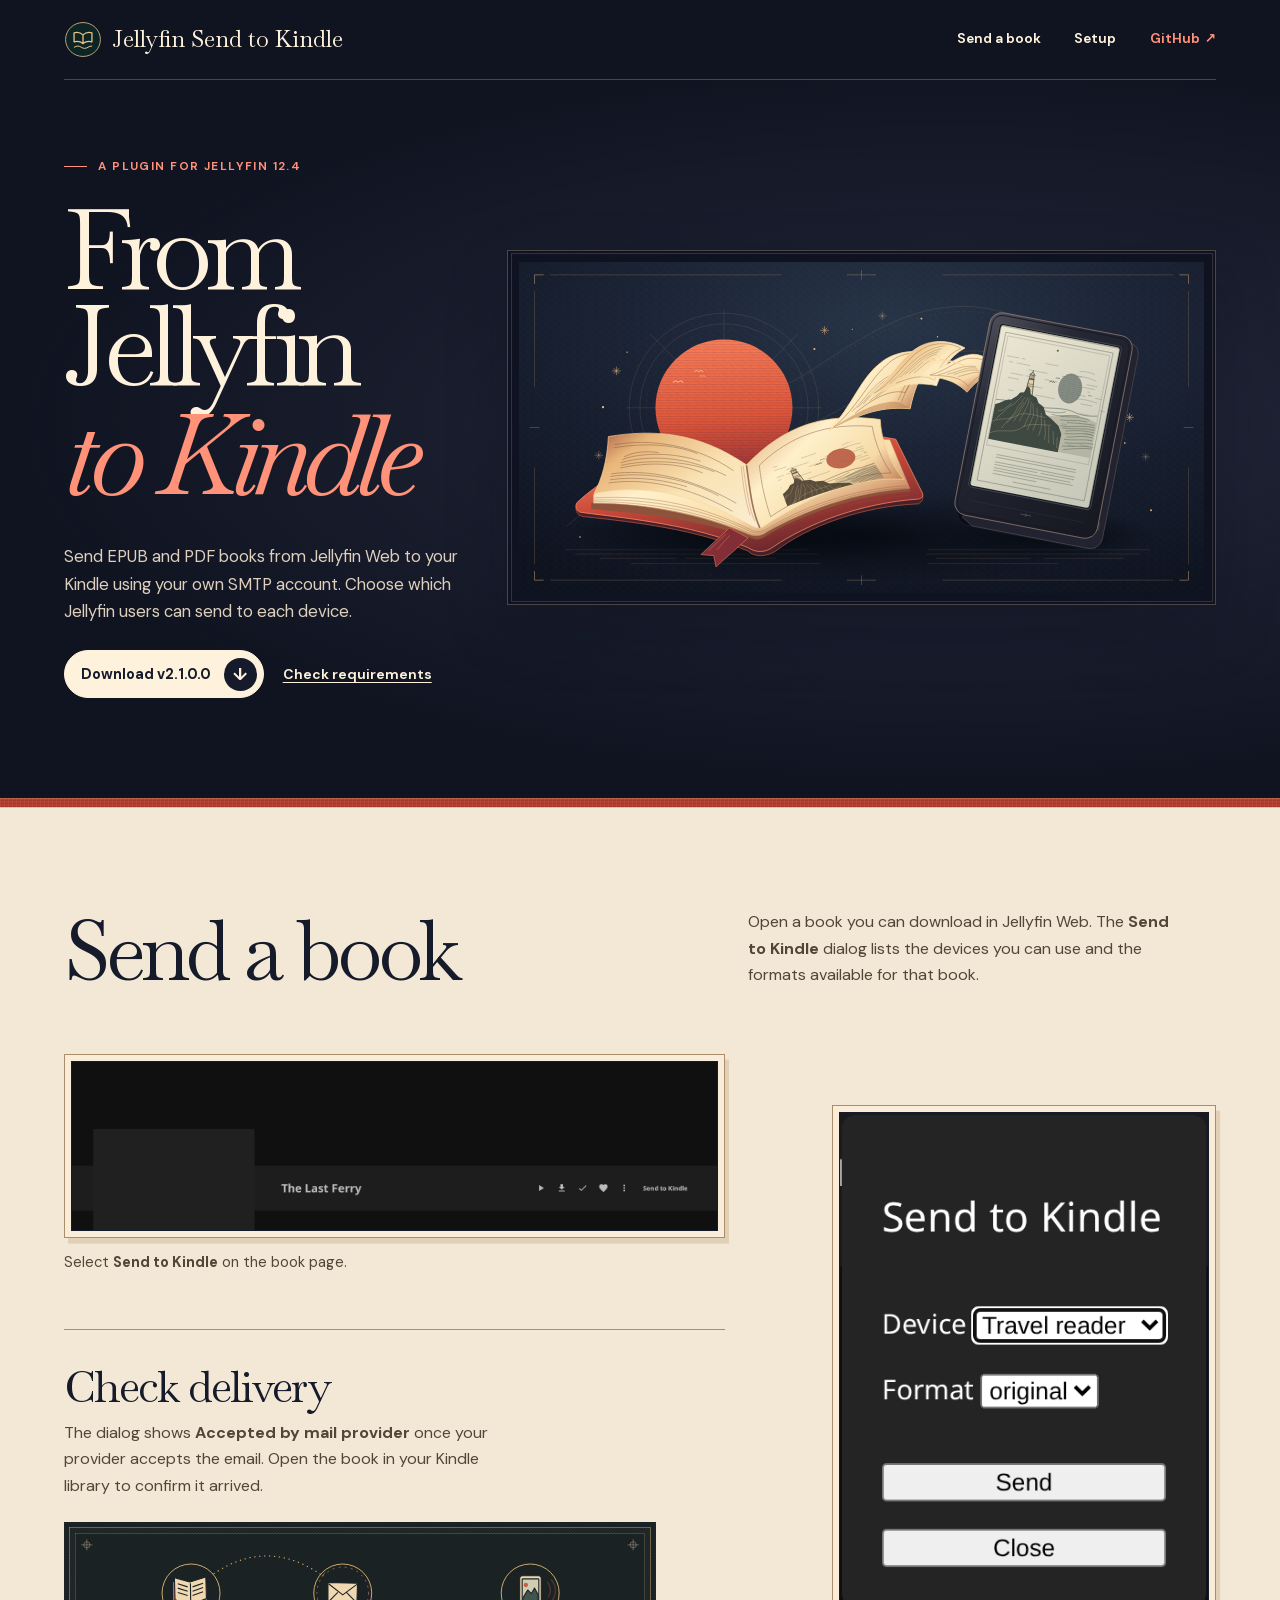
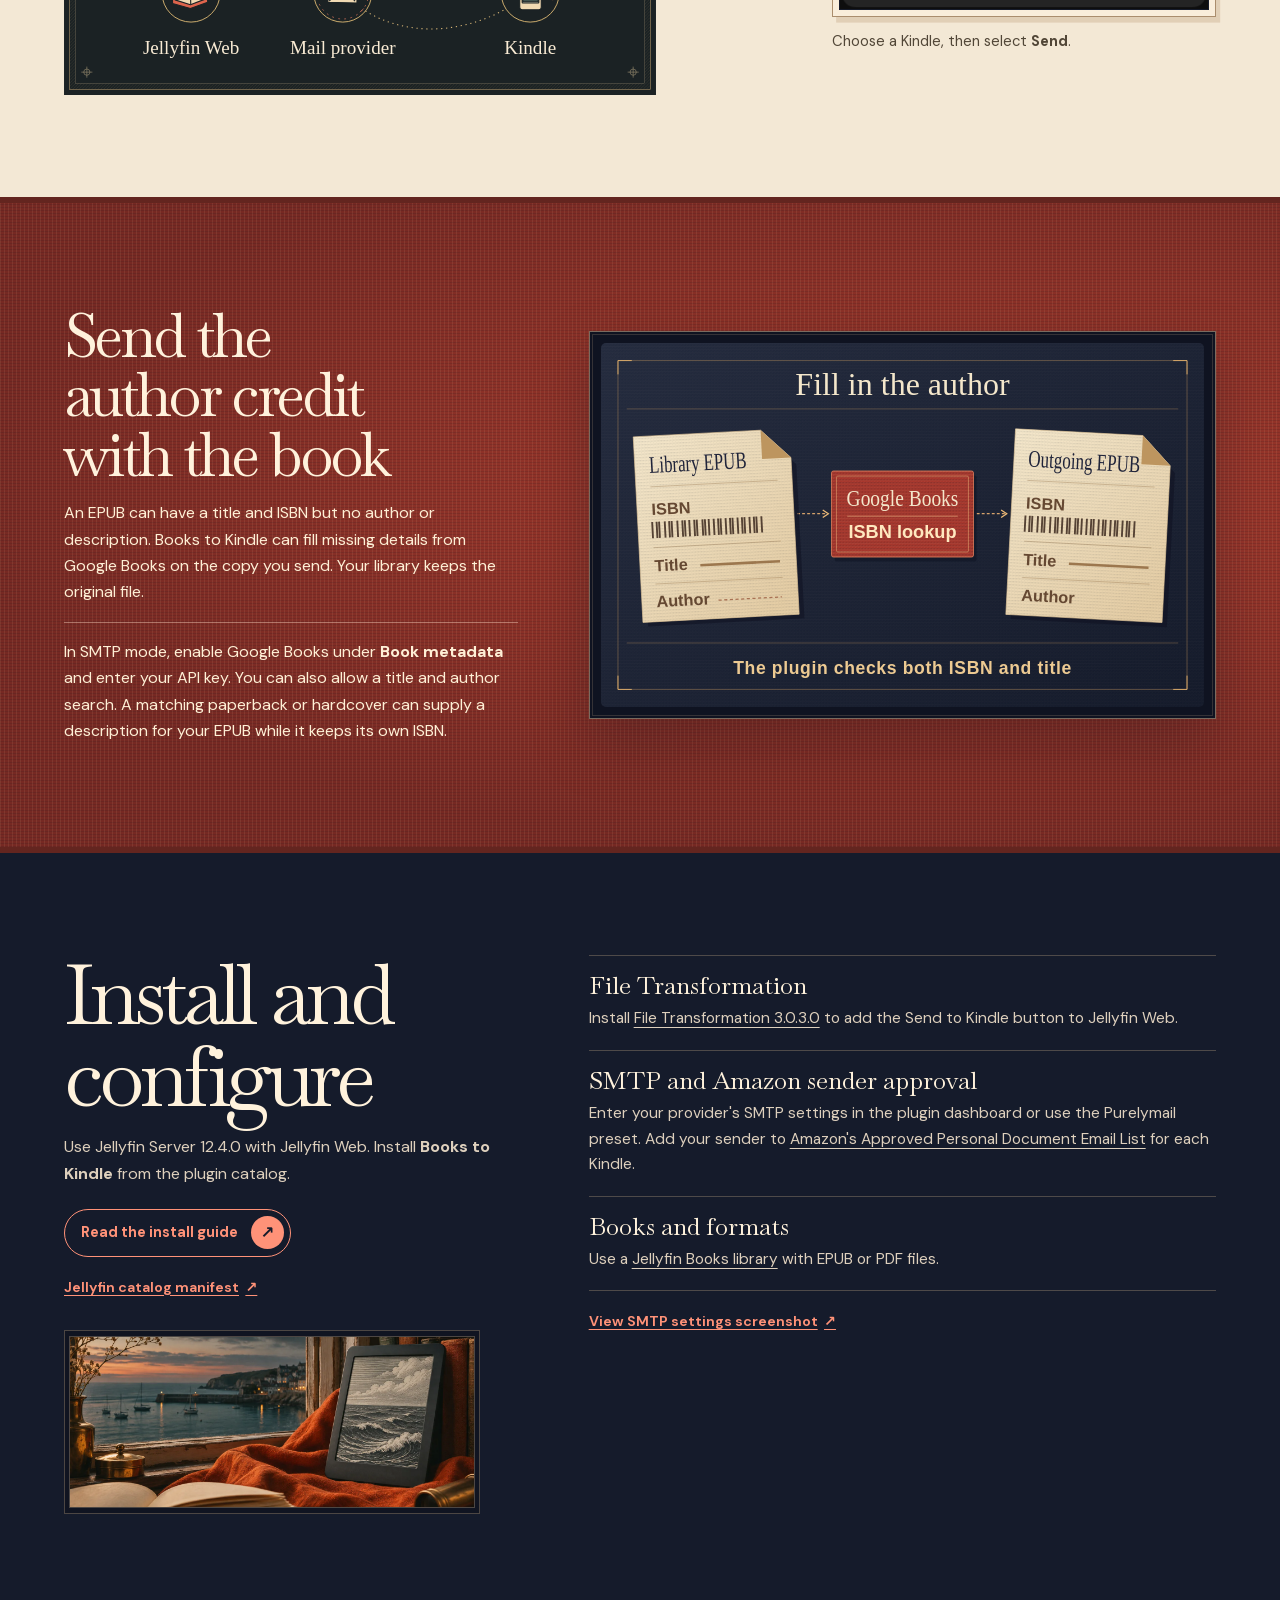
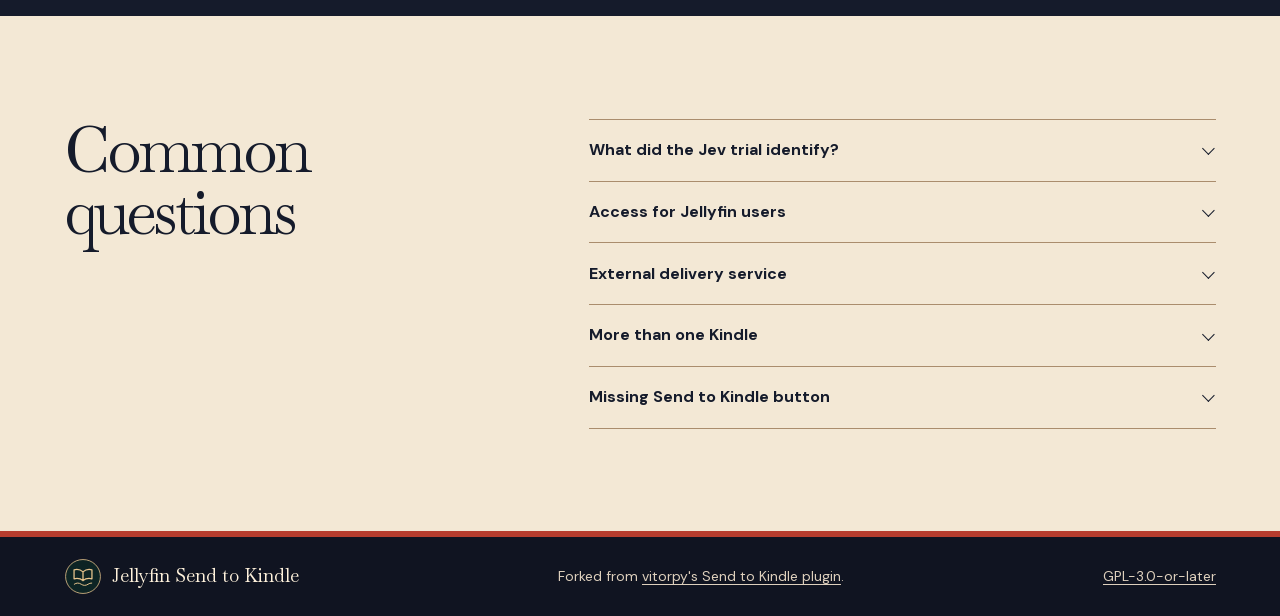
<file: docs/index.html>
<!doctype html>
<html lang="en">
<head>
  <meta charset="utf-8">
  <meta name="viewport" content="width=device-width, initial-scale=1">
  <title>Jellyfin Send to Kindle | Books to Kindle for Jellyfin 12.4</title>
  <meta name="description" content="Send EPUB and PDF books from Jellyfin Web to your Kindle using your own SMTP account. Install Books to Kindle for Jellyfin 12.4.">
  <link rel="canonical" href="https://adambkovacs.github.io/jellyfin-send-to-kindle/">
  <meta name="theme-color" content="#151b2b">
  <meta property="og:type" content="website">
  <meta property="og:site_name" content="Jellyfin Send to Kindle">
  <meta property="og:title" content="Jellyfin Send to Kindle">
  <meta property="og:description" content="Send EPUB and PDF books from Jellyfin Web to your Kindle using your own SMTP account. Install Books to Kindle for Jellyfin 12.4.">
  <meta property="og:url" content="https://adambkovacs.github.io/jellyfin-send-to-kindle/">
  <meta property="og:image" content="https://adambkovacs.github.io/jellyfin-send-to-kindle/assets/social-card.jpg">
  <meta property="og:image:type" content="image/jpeg">
  <meta property="og:image:width" content="1200">
  <meta property="og:image:height" content="600">
  <meta property="og:image:alt" content="From Jellyfin to Kindle beside an illustration of a book and an e-reader">
  <meta name="twitter:card" content="summary_large_image">
  <meta name="twitter:title" content="Jellyfin Send to Kindle">
  <meta name="twitter:description" content="Send EPUB and PDF books from Jellyfin Web to your Kindle using your own SMTP account. Install Books to Kindle for Jellyfin 12.4.">
  <meta name="twitter:image" content="https://adambkovacs.github.io/jellyfin-send-to-kindle/assets/social-card.jpg">
  <meta name="twitter:image:alt" content="From Jellyfin to Kindle beside an illustration of a book and an e-reader">
  <link rel="icon" href="assets/mark.svg" type="image/svg+xml">
  <link rel="preload" href="assets/fonts/baskervville.woff2" as="font" type="font/woff2" crossorigin>
  <link rel="stylesheet" href="site.css?v=2">
  <script src="motion.js?v=2" defer></script>
  <script type="application/ld+json">
    {
      "@context": "https://schema.org",
      "@type": "SoftwareSourceCode",
      "name": "Books to Kindle",
      "url": "https://adambkovacs.github.io/jellyfin-send-to-kindle/",
      "codeRepository": "https://github.com/adambkovacs/jellyfin-send-to-kindle",
      "version": "2.1.0.0",
      "license": "https://spdx.org/licenses/GPL-3.0-or-later.html",
      "programmingLanguage": "C#",
      "runtimePlatform": "Jellyfin Server 12.4.0",
      "description": "Send EPUB and PDF books from Jellyfin Web through your SMTP account. Choose which Jellyfin users can send to each Kindle."
    }
  </script>
</head>
<body>
  <a class="skip-link" href="#main">Skip to content</a>
  <header class="masthead">
    <div class="frame masthead-inner">
      <a class="wordmark" href="./" aria-label="Jellyfin Send to Kindle home">
        <img src="assets/mark.svg" width="44" height="44" alt="">
        <span>Jellyfin Send to Kindle</span>
      </a>
      <nav aria-label="Main navigation">
        <a href="#workflow">Send a book</a>
        <a href="#setup">Setup</a>
        <a class="nav-source" href="https://github.com/adambkovacs/jellyfin-send-to-kindle">GitHub <span aria-hidden="true">↗</span></a>
      </nav>
    </div>
  </header>

  <main id="main">
    <section class="hero" aria-labelledby="hero-title">
      <div class="frame hero-inner">
        <div class="hero-copy">
          <p class="kicker">A plugin for Jellyfin 12.4</p>
          <h1 id="hero-title"><span>From</span> <span>Jellyfin</span> <em>to Kindle</em></h1>
          <p class="hero-lede">Send EPUB and PDF books from Jellyfin Web to your Kindle using your own SMTP account. Choose which Jellyfin users can send to each device.</p>
          <div class="actions">
            <a class="button" href="https://github.com/adambkovacs/jellyfin-send-to-kindle/releases/tag/v2.1.0.0">Download v2.1.0.0 <span aria-hidden="true">↓</span></a>
            <a class="text-link" href="#setup">Check requirements</a>
          </div>
        </div>
        <figure class="press-plate">
          <img src="assets/press-to-reader-still.svg" data-motion-source="assets/press-to-reader.svg"
               width="1280" height="620" alt="Pages from an open book travel into a Kindle" fetchpriority="high">
        </figure>
      </div>
    </section>

    <section class="workflow frame" id="workflow" aria-labelledby="workflow-title">
      <div class="section-intro workflow-intro" data-reveal>
        <h2 id="workflow-title">Send a book</h2>
        <p>Open a book you can download in Jellyfin Web. The <strong>Send to Kindle</strong> dialog lists the devices you can use and the formats available for that book.</p>
      </div>
      <div class="screens">
        <figure class="screen screen-action" data-reveal>
          <a href="assets/book-action.png" aria-label="Open full-size book detail screenshot">
            <img src="assets/book-action.png" width="1516" height="396" alt="The Send to Kindle button on a Jellyfin book page" loading="lazy">
          </a>
          <figcaption>Select <strong>Send to Kindle</strong> on the book page.</figcaption>
        </figure>
        <figure class="screen screen-chooser" data-reveal>
          <a href="assets/chooser.png" aria-label="Open full-size Send to Kindle dialog screenshot">
            <img src="assets/chooser.png" width="404" height="544" alt="The Send to Kindle dialog with device and format selectors" loading="lazy">
          </a>
          <figcaption>Choose a Kindle, then select <strong>Send</strong>.</figcaption>
        </figure>
        <div class="route" data-reveal>
          <div class="route-copy">
            <h3>Check delivery</h3>
            <p>The dialog shows <strong>Accepted by mail provider</strong> once your provider accepts the email. Open the book in your Kindle library to confirm it arrived.</p>
          </div>
          <img class="route-plate" src="assets/delivery-route-still.svg" data-motion-source="assets/delivery-route.svg"
               alt="Jellyfin sends the book through your mail provider to Kindle" width="960" height="280" loading="lazy">
        </div>
      </div>
    </section>

    <section class="metadata-feature" aria-labelledby="metadata-title">
      <div class="frame metadata-grid">
        <div class="metadata-copy" data-reveal>
          <h2 id="metadata-title">Send the author credit with the book</h2>
          <p>An EPUB can have a title and ISBN but no author or description. Books to Kindle can fill missing details from Google Books on the copy you send. Your library keeps the original file.</p>
          <p>In SMTP mode, enable Google Books under <strong>Book metadata</strong> and enter your API key. You can also allow a title and author search. A matching paperback or hardcover can supply a description for your EPUB while it keeps its own ISBN.</p>
        </div>
        <figure class="proof-plate" data-reveal>
          <img src="assets/edition-proof-v2-still.svg" data-motion-source="assets/edition-proof-v2.svg#once"
               width="960" height="580" alt="An EPUB with a missing author credit is matched by ISBN and title. Google Books metadata is added to the outgoing copy." loading="lazy">
        </figure>
      </div>
    </section>

    <section class="setup" id="setup" aria-labelledby="setup-title">
      <div class="frame setup-grid">
        <div class="setup-intro" data-reveal>
          <h2 id="setup-title">Install and configure</h2>
          <p>Use Jellyfin Server 12.4.0 with Jellyfin Web. Install <strong>Books to Kindle</strong> from the plugin catalog.</p>
          <a class="button button-outline" href="https://github.com/adambkovacs/jellyfin-send-to-kindle/tree/books/12.4#install">Read the install guide <span aria-hidden="true">↗</span></a>
          <a class="catalog-link" href="manifest.json">Jellyfin catalog manifest <span aria-hidden="true">↗</span></a>
          <figure class="reading-room" aria-hidden="true">
            <img src="assets/reading-room.webp" alt="" width="1440" height="720" loading="lazy">
          </figure>
        </div>
        <div data-reveal>
          <dl class="requirements">
            <div>
              <dt>File Transformation</dt>
              <dd>Install <a href="https://github.com/IAmParadox27/jellyfin-plugin-file-transformation/releases/tag/3.0.3.0">File Transformation 3.0.3.0</a> to add the Send to Kindle button to Jellyfin Web.</dd>
            </div>
            <div>
              <dt>SMTP and Amazon sender approval</dt>
              <dd>Enter your provider's SMTP settings in the plugin dashboard or use the Purelymail preset. Add your sender to <a href="https://digprjsurvey.amazon.com/csad/help/node/GX9XLEVV8G4DB28H">Amazon's Approved Personal Document Email List</a> for each Kindle.</dd>
            </div>
            <div>
              <dt>Books and formats</dt>
              <dd>Use a <a href="https://jellyfin.org/docs/general/server/media/books/">Jellyfin Books library</a> with EPUB or PDF files.</dd>
            </div>
          </dl>
          <a class="catalog-link" href="assets/admin-settings.png">View SMTP settings screenshot <span aria-hidden="true">↗</span></a>
        </div>
      </div>
    </section>

    <section class="faq frame" aria-labelledby="faq-title">
      <h2 id="faq-title" data-reveal>Common questions</h2>
      <div class="faq-list" data-reveal>
        <details>
          <summary>What did the Jev trial identify?</summary>
          <p>TypeSafe Jev identified the book in a PDF from its title and author. A catalog check confirmed the match. The hardcover and EPUB had their own ISBNs. The released plugin uses Google Books for EPUB metadata.</p>
        </details>
        <details>
          <summary>Access for Jellyfin users</summary>
          <p>In SMTP mode, open <strong>Jellyfin users</strong> for each Kindle. Leave the list empty to allow administrators only, or select the accounts that can use that Kindle. Users need permission to download the book.</p>
        </details>
        <details>
          <summary>External delivery service</summary>
          <p>If you run a compatible delivery service, choose <strong>External delivery service</strong> in the plugin dashboard. Only Jellyfin administrators can send in this mode. The service checks access and supplies the devices and formats. <a href="https://github.com/adambkovacs/jellyfin-send-to-kindle/blob/books/12.4/docs/delivery-v1.md">Read the delivery API contract.</a></p>
        </details>
        <details>
          <summary>More than one Kindle</summary>
          <p>Add each Kindle's label and address in the dashboard. To send the same book to another Kindle, open the dialog again and choose that device.</p>
        </details>
        <details>
          <summary>Missing Send to Kindle button</summary>
          <p>Check that you can download the book and have access to an enabled Kindle. Confirm that File Transformation is active, then refresh Jellyfin Web. <a href="https://github.com/adambkovacs/jellyfin-send-to-kindle/tree/books/12.4#troubleshooting">See the troubleshooting guide.</a></p>
        </details>
      </div>
    </section>
  </main>

  <footer class="footer">
    <div class="frame footer-inner">
      <a class="wordmark" href="./" aria-label="Jellyfin Send to Kindle home">
        <img src="assets/mark.svg" width="44" height="44" alt="">
        <span>Jellyfin Send to Kindle</span>
      </a>
      <p>Forked from <a href="https://github.com/vitorpy/jellyfin-send-to-kindle">vitorpy's Send to Kindle plugin</a>.</p>
      <a href="https://github.com/adambkovacs/jellyfin-send-to-kindle/blob/books/12.4/LICENSE">GPL-3.0-or-later</a>
    </div>
  </footer>
</body>
</html>
</file>
<file: docs/site.css>
@font-face {
  font-family: Baskervville;
  src: url("assets/fonts/baskervville.woff2") format("woff2");
  font-display: swap;
}

@font-face {
  font-family: Baskervville;
  src: url("assets/fonts/baskervville-italic.woff2") format("woff2");
  font-style: italic;
  font-display: swap;
}

@font-face {
  font-family: "DM Sans";
  src: url("assets/fonts/dm-sans.woff2") format("woff2");
  font-weight: 400 700;
  font-display: swap;
}

:root {
  color-scheme: light;
  --ink: #151b2b;
  --night: #101421;
  --paper: #f3e8d5;
  --ivory: #fff2dc;
  --page-copy: #514637;
  --night-copy: #ded0bd;
  --red: #b73d2e;
  --coral: #ff9278;
  --line: #aa8d6d;
  --dark-line: #bfa68357;
  --cloth: repeating-linear-gradient(90deg, #f9d8a915 0 1px, transparent 1px 4px),
           repeating-linear-gradient(0deg, #21121b24 0 1px, transparent 1px 3px);
  --serif: Baskervville, "Palatino Linotype", Georgia, serif;
  --sans: "DM Sans", system-ui, sans-serif;
  --ease: cubic-bezier(.24, .75, .24, 1);
  --measure: clamp(3.25rem, 8vw, 7.5rem);
}

*, *::before, *::after { box-sizing: border-box; }
[hidden] { display: none !important; }
body { margin: 0; background: var(--paper); color: var(--ink); font: 1rem/1.65 var(--sans); }
img { display: block; max-width: 100%; }
a { color: inherit; text-underline-offset: 0.24em; }
a:hover { text-decoration-thickness: 0.13em; }
a:focus-visible, button:focus-visible, summary:focus-visible { outline: 2px solid currentColor; outline-offset: 5px; }
p, figure, dl, dd { margin: 0; }
h1, h2, h3 { margin: 0; font-family: var(--serif); font-weight: 400; }
h2 { font-size: clamp(2.9rem, 6.5vw, 6.25rem); line-height: 0.98; letter-spacing: -0.06em; }
h3 { font-size: clamp(2.1rem, 3.45vw, 3.1rem); line-height: 1.05; letter-spacing: -0.045em; }
.frame { width: min(100% - clamp(2.25rem, 10vw, 10rem), 82rem); margin-inline: auto; }

.skip-link {
  position: absolute;
  z-index: 5;
  top: 1rem;
  left: 1rem;
  padding: 0.75rem 1rem;
  background: var(--ivory);
  color: var(--ink);
  transform: translateY(-250%);
}

.skip-link:focus { transform: translateY(0); }
.masthead { background: var(--night); color: var(--ivory); }
.masthead-inner, .footer-inner { display: flex; align-items: center; justify-content: space-between; gap: 1rem 2rem; }
.masthead-inner { min-height: 5rem; border-bottom: 1px solid var(--dark-line); }

.wordmark {
  display: inline-flex;
  align-items: center;
  gap: 0.65rem;
  font: clamp(1.15rem, 2.1vw, 1.45rem)/1.08 var(--serif);
  text-decoration: none;
}

.wordmark img { flex: none; width: 2.35rem; height: 2.35rem; }
.masthead nav { display: flex; align-items: center; gap: clamp(0.85rem, 2.7vw, 2.1rem); font-size: 0.85rem; font-weight: 650; }
.masthead nav a { display: inline-flex; align-items: center; gap: 0.3rem; min-height: 2.75rem; text-decoration: none; }
.masthead nav a:is(:hover, :focus-visible), .footer a:is(:hover, :focus-visible) { color: var(--coral); }
.masthead nav .nav-source { color: var(--coral); }


.hero {
  position: relative;
  padding-block: clamp(2.6rem, 6vw, 6rem) clamp(3.3rem, 7.8vw, 7.6rem);
  border-bottom: 0.62rem solid var(--red);
  background: radial-gradient(ellipse at 74% 48%, #24283b, transparent 70%), var(--night);
  color: var(--ivory);
}

.hero::after {
  position: absolute;
  inset: auto 0 -0.62rem;
  height: 0.62rem;
  border-block: 1px solid #e58f6b75;
  background: var(--cloth);
  content: "";
}

.hero-inner {
  display: grid;
  grid-template-columns: minmax(0, .72fr) minmax(0, 1.28fr);
  align-items: center;
  gap: clamp(1.6rem, 3.5vw, 3.75rem);
}

.hero-copy { container-type: inline-size; }
.kicker {
  display: flex;
  align-items: center;
  gap: 0.7rem;
  color: var(--coral);
  font-size: 0.74rem;
  font-weight: 650;
  letter-spacing: 0.12em;
  text-transform: uppercase;
}

.kicker::before { content: ""; flex: 0 0 1.45rem; height: 1px; background: currentColor; }
.hero h1 {
  margin-top: clamp(1.05rem, 3vw, 1.65rem);
  font-size: clamp(4rem, 9vw, 8.25rem);
  font-size: clamp(3.75rem, 28cqi, 8.25rem);
  line-height: 0.86;
  letter-spacing: -0.075em;
}

.hero h1 span, .hero h1 em { display: block; }
.hero h1 em { margin-top: .055em; padding-bottom: .08em; color: var(--coral); line-height: .98; }
.hero-lede { max-width: 25rem; margin-top: 1.5rem; color: var(--night-copy); font-size: clamp(1rem, 1.3vw, 1.13rem); }
.actions { display: flex; align-items: center; flex-wrap: wrap; gap: 0.5rem 1.15rem; margin-top: 1.55rem; }
.button {
  display: inline-flex;
  align-items: center;
  justify-content: space-between;
  gap: 0.8rem;
  width: fit-content;
  min-height: 3rem;
  padding: 0.38rem 0.4rem 0.38rem 1.02rem;
  border: 1px solid var(--ivory);
  border-radius: 999px;
  background: var(--ivory);
  color: var(--ink);
  font-size: 0.9rem;
  font-weight: 700;
  text-decoration: none;
  white-space: nowrap;
}

.button:is(:hover, :focus-visible) { border-color: var(--coral); background: var(--coral); }
.button:focus-visible { outline-color: var(--ivory); }
.button span {
  display: grid;
  width: 2.05rem;
  height: 2.05rem;
  place-items: center;
  border-radius: 50%;
  background: var(--ink);
  color: var(--ivory);
  font-size: 1.04rem;
  line-height: 1;
}

.text-link { display: inline-flex; align-items: center; min-height: 2.75rem; font-size: 0.87rem; font-weight: 650; }
.text-link:is(:hover, :focus-visible) { color: var(--coral); }

.press-plate, .proof-plate {
  position: relative;
  padding: clamp(0.3rem, 0.85vw, 0.75rem);
  border: 1px solid var(--dark-line);
  background: #0f1321;
  box-shadow: 0 1.5rem 3.6rem #080b173f;
}

.press-plate::before, .proof-plate::before {
  position: absolute;
  inset: 0.14rem;
  border: 1px solid #bfa68336;
  pointer-events: none;
  content: "";
}

.press-plate img, .proof-plate img { width: 100%; height: auto; }

.workflow { padding-block: var(--measure); }
.section-intro { display: grid; grid-template-columns: minmax(0, 1.13fr) minmax(0, .87fr); align-items: end; gap: 1.15rem clamp(1.5rem, 6vw, 7rem); }
.workflow-intro > p { max-width: 27rem; padding-bottom: .25rem; color: var(--page-copy); }
.screens {
  display: grid;
  grid-template-columns: minmax(0, 1.65fr) minmax(0, 1fr);
  align-items: start;
  column-gap: clamp(1.6rem, 7.1vw, 7.4rem);
  row-gap: clamp(1.65rem, 4.3vw, 3.6rem);
  margin-top: clamp(2.1rem, 4.8vw, 4.3rem);
}

.screen-chooser { grid-column: 2; grid-row: 1 / 3; width: min(100%, 24rem); margin-top: clamp(0.6rem, 4vw, 3.6rem); justify-self: end; }
.screen a {
  display: block;
  padding: 0.35rem;
  border: 1px solid var(--line);
  background: #f9edda;
  box-shadow: 0.26rem 0.35rem #ac855b40;
}

.screen img { width: 100%; height: auto; border: 1px solid var(--ink); background: var(--ink); }
.screen a:is(:hover, :focus-visible) { border-color: var(--red); box-shadow: 0.26rem 0.35rem #a2362a53; }
figcaption { margin-top: 0.75rem; color: var(--page-copy); font-size: 0.92rem; }
.route { display: grid; grid-column: 1; gap: 1.45rem; padding-top: clamp(1.35rem, 3vw, 2.1rem); border-top: 1px solid var(--line); }
.route-copy p { max-width: 28rem; margin-top: 0.6rem; color: var(--page-copy); }
.route-plate { width: min(100%, 37rem); height: auto; }
.reading-room { width: min(100%, 26rem); margin-top: 1.3rem; padding: .28rem; border: 1px solid var(--dark-line); background: var(--night); }
.reading-room img { width: 100%; height: auto; max-height: 10.8rem; object-fit: cover; object-position: 62% 55%; border: 1px solid var(--dark-line); }

.metadata-feature {
  padding-block: var(--measure);
  border-block: 0.42rem solid #63251f;
  background: var(--cloth), radial-gradient(ellipse at 75% 45%, #a43a2d, #762923 73%);
  color: var(--ivory);
}

.metadata-grid, .setup-grid, .faq { display: grid; grid-template-columns: minmax(0, .84fr) minmax(0, 1.16fr); align-items: center; gap: clamp(2rem, 5.5vw, 6.5rem); }
.metadata-copy h2 { max-width: 9.2em; text-wrap: balance; font-size: clamp(2.7rem, 4.75vw, 4.9rem); }
.metadata-copy p, .setup-intro > p { max-width: 29rem; margin-top: 1rem; }
.metadata-copy p { color: #fff0d6; }
.metadata-copy p + p { padding-top: 1rem; border-top: 1px solid #ffe0cc65; }
.proof-plate { border-color: #ffd6ac72; }

.setup { padding-block: var(--measure); background: var(--ink); color: var(--ivory); }
.setup-grid, .faq { align-items: start; }
.setup-intro > p { color: var(--night-copy); }
.button-outline { margin-top: 1.35rem; border-color: var(--coral); background: transparent; color: var(--coral); }
.button-outline span { background: var(--coral); color: var(--ink); }
.button-outline:is(:hover, :focus-visible) { background: var(--coral); color: var(--ink); }
.button-outline:is(:hover, :focus-visible) span { background: var(--ink); color: var(--ivory); }
.requirements { border-top: 1px solid var(--dark-line); }
.requirements div { padding: .95rem 0 1.12rem; border-bottom: 1px solid var(--dark-line); }
.requirements dt { color: var(--ivory); font: 400 1.53rem/1.2 var(--serif); }
.requirements dd { margin-top: 0.35rem; color: var(--night-copy); font-size: 0.97rem; }
.catalog-link { display: flex; align-items: center; gap: 0.4rem; width: fit-content; min-height: 2.75rem; margin-top: .55rem; color: var(--coral); font-size: .89rem; font-weight: 650; }

.faq { padding-block: var(--measure); }
.faq h2 { max-width: 7.5em; font-size: clamp(2.8rem, 5vw, 4.85rem); }
.faq-list { border-top: 1px solid var(--line); }
.faq-list details { border-bottom: 1px solid var(--line); }
.faq-list summary { display: flex; align-items: center; justify-content: space-between; gap: .85rem; min-height: 3.8rem; padding-block: .8rem; font-weight: 700; cursor: pointer; list-style: none; }
.faq-list summary:is(:hover, :focus-visible) { color: #962d22; }
.faq-list summary::-webkit-details-marker { display: none; }
.faq-list summary::after { content: ""; flex: none; width: .55rem; height: .55rem; margin: -.18rem .2rem 0 0; transform: rotate(45deg); border-right: 1px solid currentColor; border-bottom: 1px solid currentColor; }
.faq-list details[open] summary::after { transform: rotate(225deg); }
.faq-list p { max-width: 42rem; padding: 0 1rem 1.05rem 0; color: var(--page-copy); }
.footer { padding-block: 1.3rem; border-top: 0.42rem solid var(--red); background: var(--night); color: var(--night-copy); font-size: .87rem; }
.footer .wordmark { color: var(--ivory); font-size: 1.18rem; }

@media (max-width: 49rem) {
  .hero-inner, .section-intro, .metadata-grid, .setup-grid, .faq { grid-template-columns: minmax(0, 1fr); }
  .hero-inner { gap: 2rem; }
  .hero h1 { font-size: clamp(3.85rem, 12.2vw, 6.4rem); line-height: .91; }
  .hero h1 span { display: inline; }
  .section-intro { gap: 0.9rem; }
  .screen-chooser { margin-top: 0; }
  .metadata-copy h2, .faq h2 { max-width: 12em; }
  .proof-plate { justify-self: start; }
}

@media (max-width: 37rem) {
  .masthead-inner { flex-wrap: wrap; gap: .15rem; padding-top: .7rem; }
  .masthead nav { justify-content: space-between; width: 100%; gap: .65rem; }
  .hero h1 { font-size: clamp(3rem, 11.3vw, 4.4rem); }
  .hero-lede { margin-top: 1.1rem; }
  .actions { margin-top: 1.15rem; }
  .screens { grid-template-columns: minmax(0, 1fr); }
  .screen-chooser { grid-column: auto; grid-row: auto; justify-self: start; width: min(100%, 20.5rem); }
  .route { grid-column: auto; }
  .footer-inner { align-items: flex-start; flex-direction: column; gap: .62rem; }
}

@media (prefers-reduced-motion: no-preference) {
  [data-motion="on"] { scroll-behavior: smooth; }
  [data-motion="on"] .button span,
  [data-motion="on"] .screen a,
  [data-motion="on"] .faq-list summary::after { transition: transform 260ms var(--ease); }
  [data-motion="on"] .button:is(:hover, :focus-visible) span { transform: translateX(.12rem) rotate(-8deg); }
  [data-motion="on"] .button:active span { transform: scale(.88); }
  [data-motion="on"] .screen a:is(:hover, :focus-visible) { transform: translateY(-.16rem); }
  [data-motion="on"] .hero::after { animation: bind 850ms var(--ease) both; transform-origin: left; }
  [data-motion="on"] .hero-copy { animation: lift 750ms var(--ease) both; }
  [data-motion="on"] .press-plate { animation: lift 880ms var(--ease) 80ms both; }
  [data-motion="on"] .has-entered { animation: lift 750ms var(--ease) var(--entry-delay, 0ms) both; }
  [data-motion="on"] :is(.screen-chooser, .proof-plate, .setup-grid > :last-child, .faq-list) { --entry-delay: 120ms; }
  [data-motion="on"] .has-entered:focus-within { animation: none; }
}

@keyframes lift {
  from { opacity: .5; transform: translateY(.8rem); }
  to { opacity: 1; transform: translateY(0); }
}

@keyframes bind {
  from { opacity: .45; transform: scaleX(.94); }
  to { opacity: 1; transform: scaleX(1); }
}
</file>
